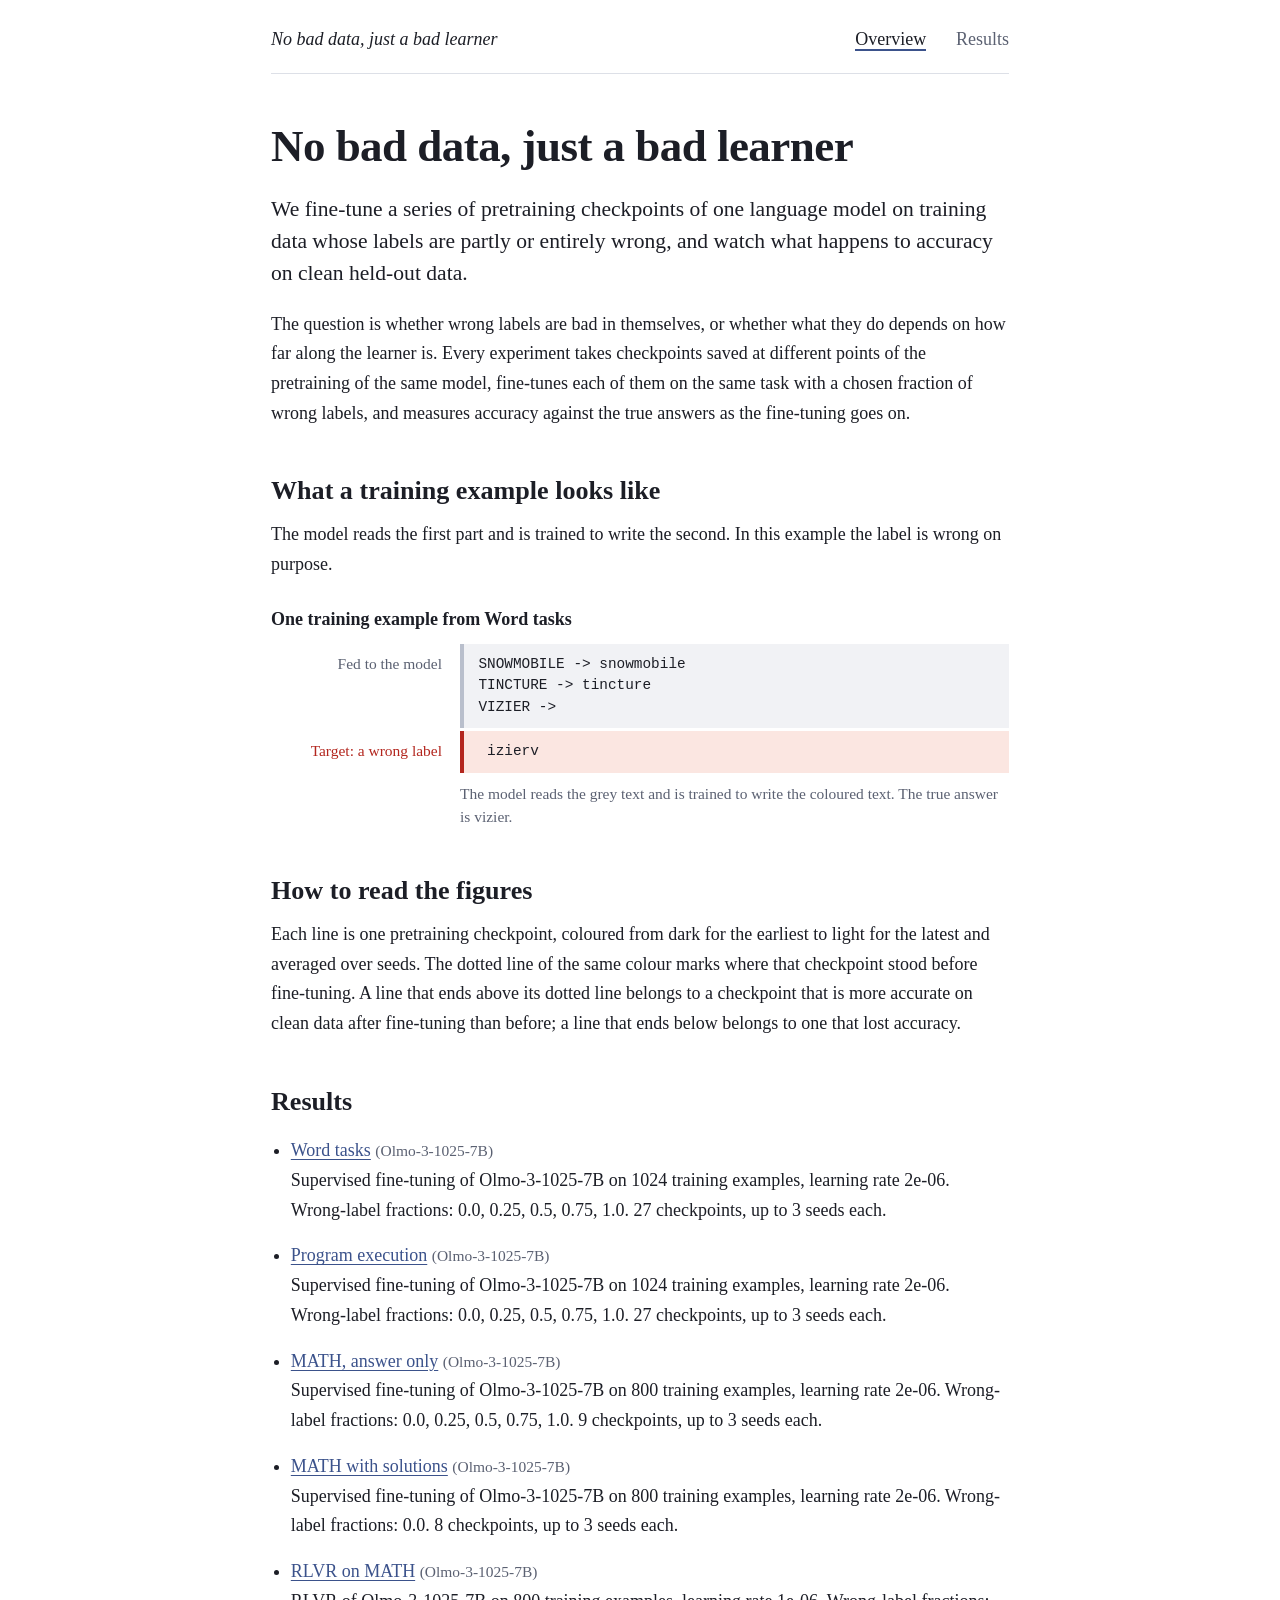
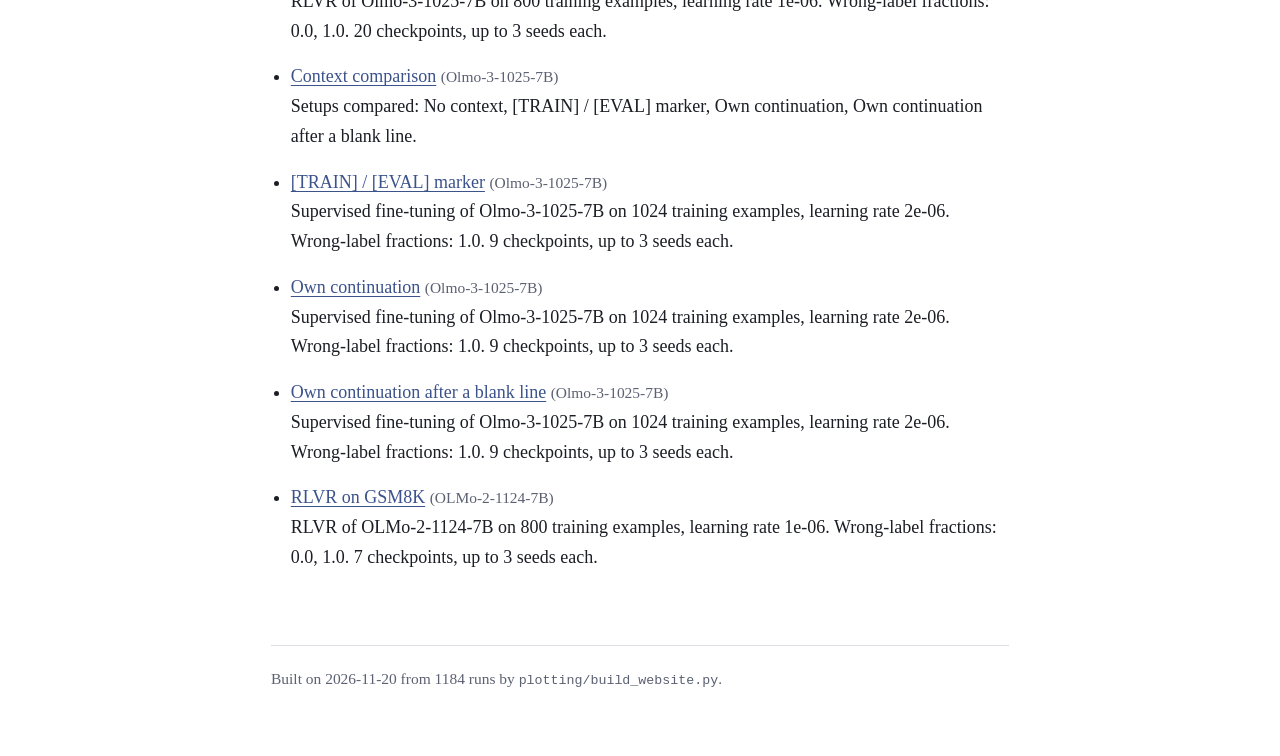
<file: index.html>
<!DOCTYPE html>
<html lang="en">
<head>
<meta charset="utf-8">
<meta name="viewport" content="width=device-width, initial-scale=1">
<title>No bad data, just a bad learner</title>
<link rel="stylesheet" href="style.css">
</head>
<body>
<header class="site">
<a class="site-name" href="index.html">No bad data, just a bad learner</a>
<nav>
<a href="index.html" aria-current="page">Overview</a>
<a href="results.html" >Results</a>
</nav>
</header>
<main>
<!-- The main page. Everything here is yours to edit. The two names in double braces below are filled in by plotting/build_website.py:
     hero_example becomes one training example, results_list the links to the result tabs. Both can be moved or deleted. -->
<article class="post">
<h1>No bad data, just a bad learner</h1>
<p class="lede">We fine-tune a series of pretraining checkpoints of one language model on training data whose labels are partly or entirely wrong, and watch what happens to accuracy on clean held-out data.</p>

<p>The question is whether wrong labels are bad in themselves, or whether what they do depends on how far along the learner is. Every experiment takes checkpoints saved at different points of the pretraining of the same model, fine-tunes each of them on the same task with a chosen fraction of wrong labels, and measures accuracy against the true answers as the fine-tuning goes on.</p>

<h2>What a training example looks like</h2>
<p>The model reads the first part and is trained to write the second. In this example the label is wrong on purpose.</p>
<div class="example">
<h4>One training example from Word tasks</h4>
<dl class="sequence">
<div class="row fed">
<dt>Fed to the model</dt>
<dd><pre>
SNOWMOBILE -&gt; snowmobile
TINCTURE -&gt; tincture
VIZIER -&gt;</pre></dd>
</div>
<div class="row wrong">
<dt>Target: a wrong label</dt>
<dd><pre>
 izierv</pre></dd>
</div>
</dl>
<p class="note">The model reads the grey text and is trained to write the coloured text. The true answer is vizier.</p>
</div>

<h2>How to read the figures</h2>
<p>Each line is one pretraining checkpoint, coloured from dark for the earliest to light for the latest and averaged over seeds. The dotted line of the same colour marks where that checkpoint stood before fine-tuning. A line that ends above its dotted line belongs to a checkpoint that is more accurate on clean data after fine-tuning than before; a line that ends below belongs to one that lost accuracy.</p>

<h2>Results</h2>
<ul class="results">
<li><a href="results.html#olmo3-sft-word-fraction">Word tasks</a> <span class="where">(Olmo-3-1025-7B)</span><br>Supervised fine-tuning of Olmo-3-1025-7B on 1024 training examples, learning rate 2e-06. Wrong-label fractions: 0.0, 0.25, 0.5, 0.75, 1.0. 27 checkpoints, up to 3 seeds each.</li>
<li><a href="results.html#olmo3-sft-program-fraction">Program execution</a> <span class="where">(Olmo-3-1025-7B)</span><br>Supervised fine-tuning of Olmo-3-1025-7B on 1024 training examples, learning rate 2e-06. Wrong-label fractions: 0.0, 0.25, 0.5, 0.75, 1.0. 27 checkpoints, up to 3 seeds each.</li>
<li><a href="results.html#olmo3-sft-math-plain">MATH, answer only</a> <span class="where">(Olmo-3-1025-7B)</span><br>Supervised fine-tuning of Olmo-3-1025-7B on 800 training examples, learning rate 2e-06. Wrong-label fractions: 0.0, 0.25, 0.5, 0.75, 1.0. 9 checkpoints, up to 3 seeds each.</li>
<li><a href="results.html#olmo3-sft-math-solution-true-labels">MATH with solutions</a> <span class="where">(Olmo-3-1025-7B)</span><br>Supervised fine-tuning of Olmo-3-1025-7B on 800 training examples, learning rate 2e-06. Wrong-label fractions: 0.0. 8 checkpoints, up to 3 seeds each.</li>
<li><a href="results.html#olmo3-rlvr-math">RLVR on MATH</a> <span class="where">(Olmo-3-1025-7B)</span><br>RLVR of Olmo-3-1025-7B on 800 training examples, learning rate 1e-06. Wrong-label fractions: 0.0, 1.0. 20 checkpoints, up to 3 seeds each.</li>
<li><a href="results.html#olmo3-context-comparison">Context comparison</a> <span class="where">(Olmo-3-1025-7B)</span><br>Setups compared: No context, [TRAIN] / [EVAL] marker, Own continuation, Own continuation after a blank line.</li>
<li><a href="results.html#olmo3-sft-word-marker">[TRAIN] / [EVAL] marker</a> <span class="where">(Olmo-3-1025-7B)</span><br>Supervised fine-tuning of Olmo-3-1025-7B on 1024 training examples, learning rate 2e-06. Wrong-label fractions: 1.0. 9 checkpoints, up to 3 seeds each.</li>
<li><a href="results.html#olmo3-sft-word-thoughts">Own continuation</a> <span class="where">(Olmo-3-1025-7B)</span><br>Supervised fine-tuning of Olmo-3-1025-7B on 1024 training examples, learning rate 2e-06. Wrong-label fractions: 1.0. 9 checkpoints, up to 3 seeds each.</li>
<li><a href="results.html#olmo3-sft-word-thoughts-blank-line">Own continuation after a blank line</a> <span class="where">(Olmo-3-1025-7B)</span><br>Supervised fine-tuning of Olmo-3-1025-7B on 1024 training examples, learning rate 2e-06. Wrong-label fractions: 1.0. 9 checkpoints, up to 3 seeds each.</li>
<li><a href="results.html#olmo2-rlvr-gsm">RLVR on GSM8K</a> <span class="where">(OLMo-2-1124-7B)</span><br>RLVR of OLMo-2-1124-7B on 800 training examples, learning rate 1e-06. Wrong-label fractions: 0.0, 1.0. 7 checkpoints, up to 3 seeds each.</li>
</ul>
</article>

</main>
<footer class="site">
<p>Built on 2026-11-20 from 1184 runs by <code>plotting/build_website.py</code>.</p>
</footer>

</body>
</html>
</file>
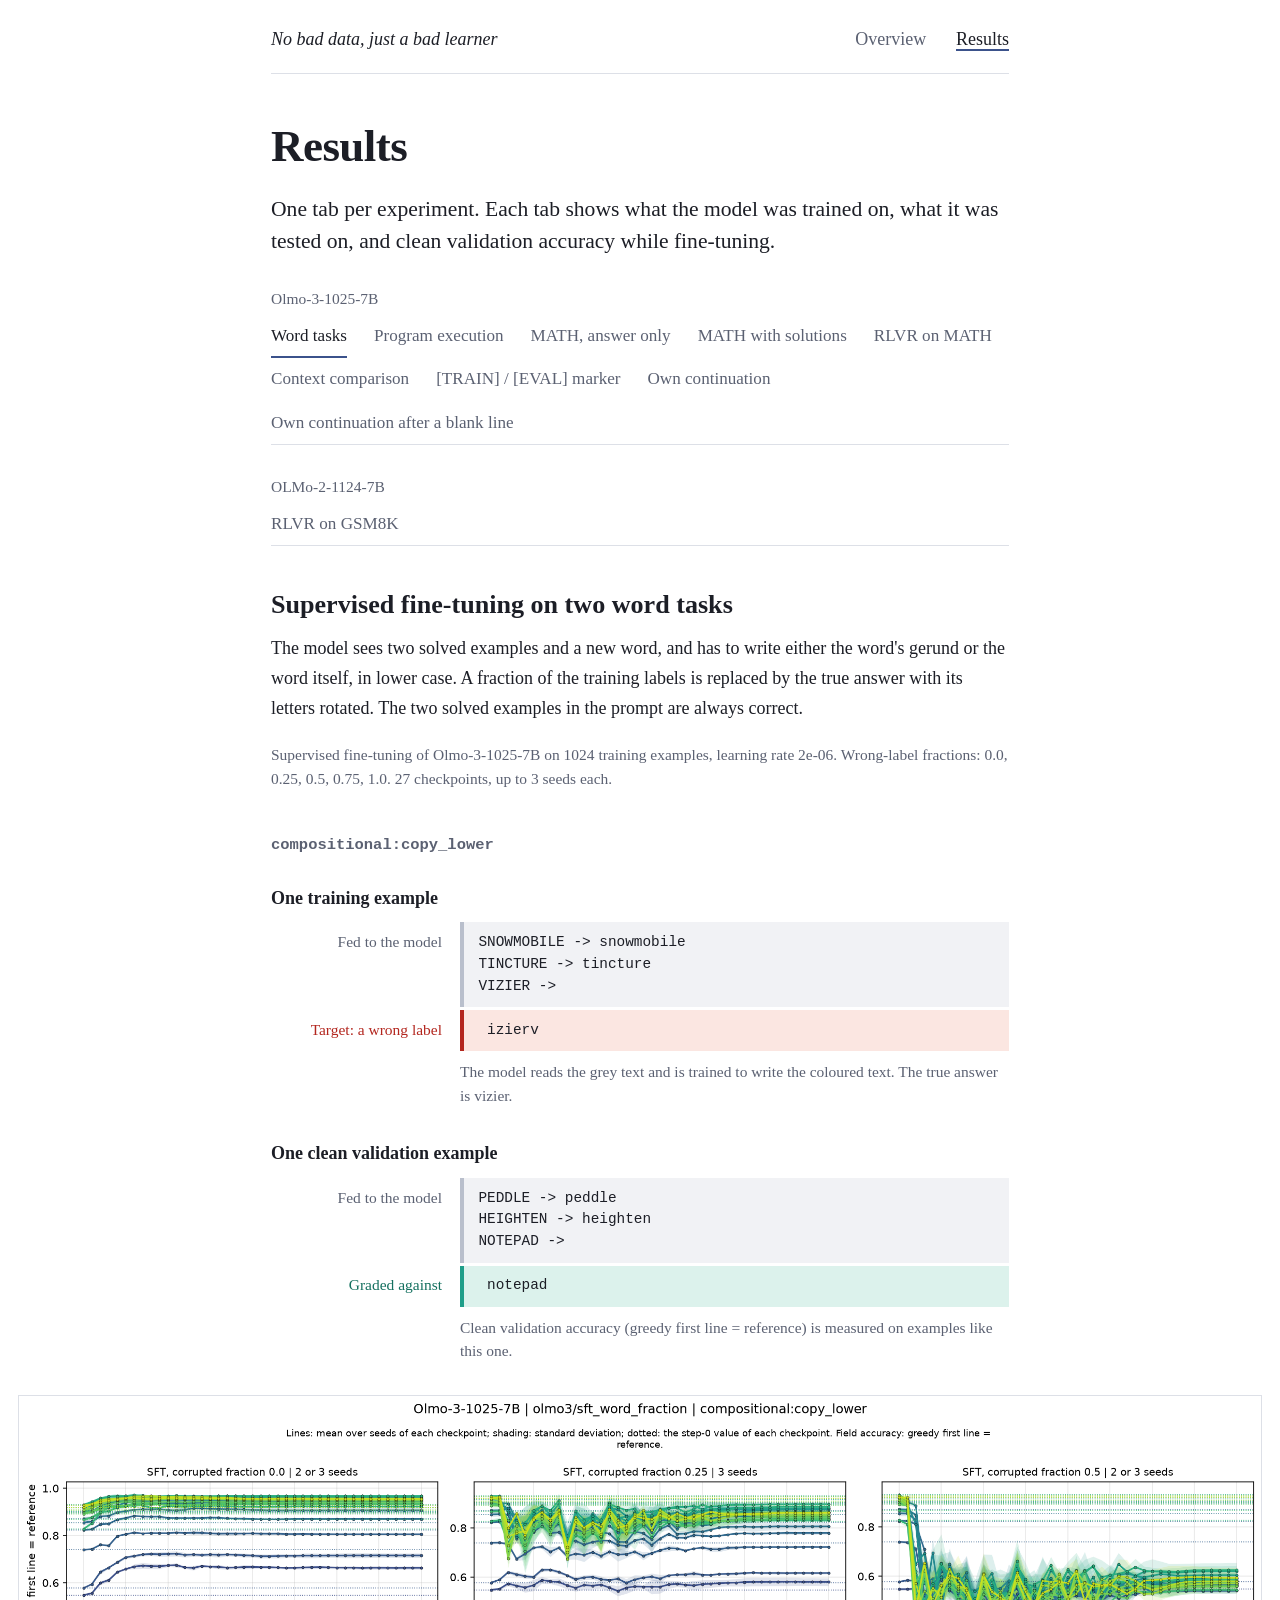
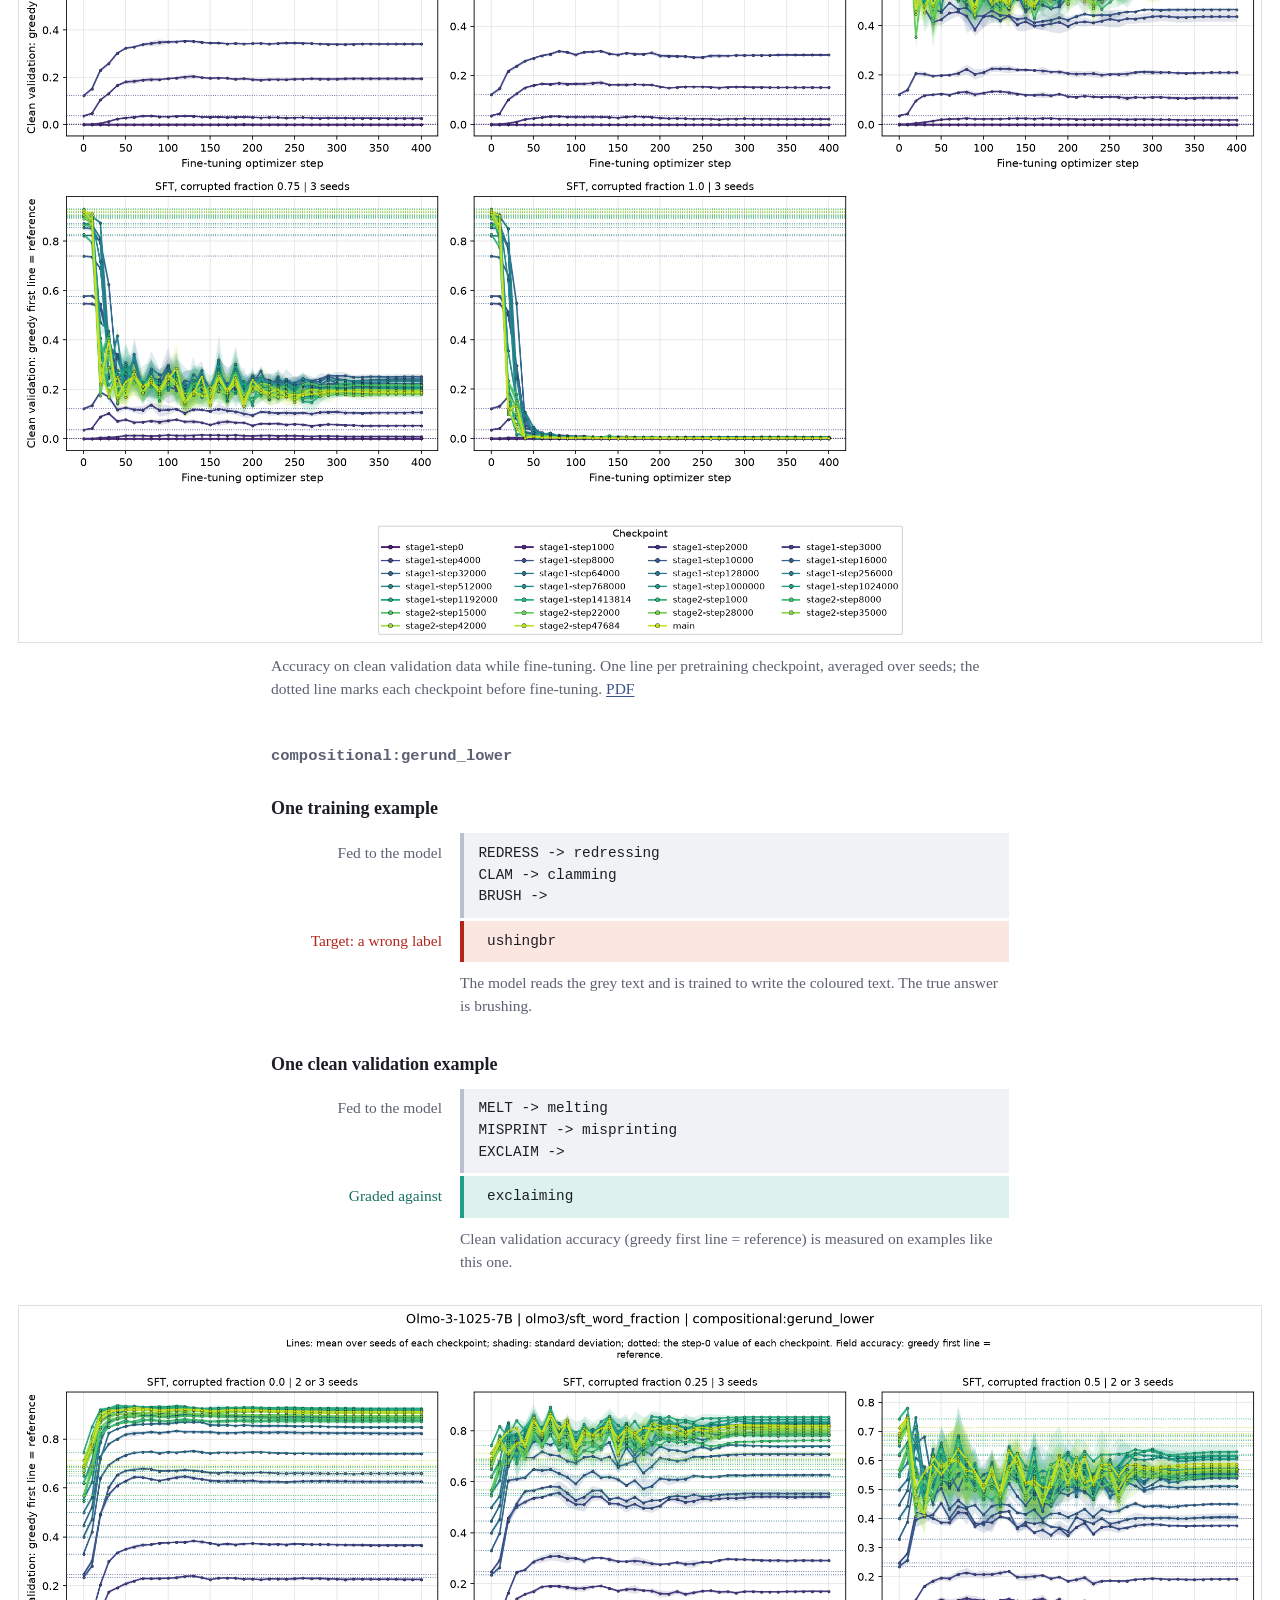
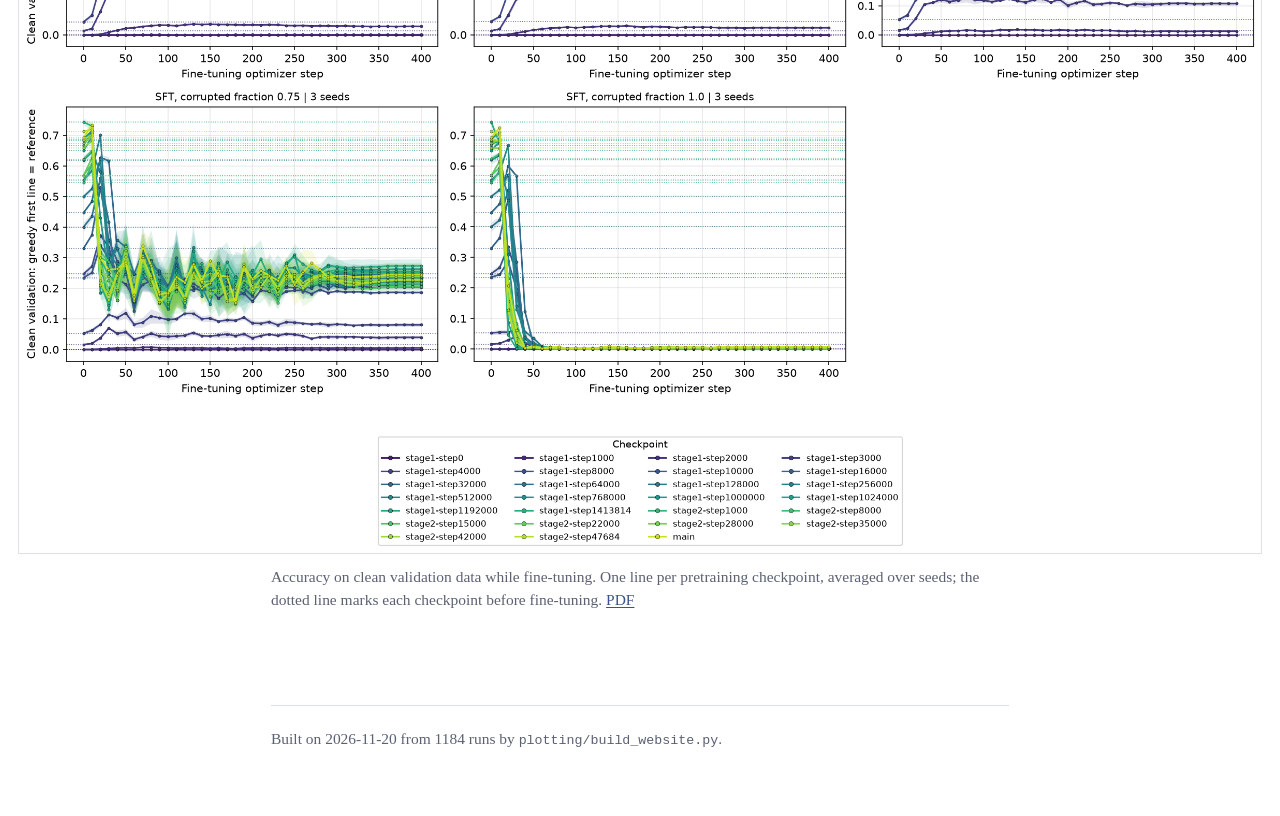
<file: results.html>
<!DOCTYPE html>
<html lang="en">
<head>
<meta charset="utf-8">
<meta name="viewport" content="width=device-width, initial-scale=1">
<title>Results: No bad data, just a bad learner</title>
<link rel="stylesheet" href="style.css">
</head>
<body>
<header class="site">
<a class="site-name" href="index.html">No bad data, just a bad learner</a>
<nav>
<a href="index.html" >Overview</a>
<a href="results.html" aria-current="page">Results</a>
</nav>
</header>
<main>
<h1>Results</h1>
<p class="lede">One tab per experiment. Each tab shows what the model was trained on, what it was tested on, and clean validation accuracy while fine-tuning.</p>
<div class="tab-group">
<p class="tab-group-name">Olmo-3-1025-7B</p>
<div class="tabs" role="tablist" aria-label="Olmo-3-1025-7B">
<button class="tab" type="button" role="tab" id="tab-olmo3-sft-word-fraction" data-key="olmo3-sft-word-fraction" aria-controls="panel-olmo3-sft-word-fraction" aria-selected="false">Word tasks</button>
<button class="tab" type="button" role="tab" id="tab-olmo3-sft-program-fraction" data-key="olmo3-sft-program-fraction" aria-controls="panel-olmo3-sft-program-fraction" aria-selected="false">Program execution</button>
<button class="tab" type="button" role="tab" id="tab-olmo3-sft-math-plain" data-key="olmo3-sft-math-plain" aria-controls="panel-olmo3-sft-math-plain" aria-selected="false">MATH, answer only</button>
<button class="tab" type="button" role="tab" id="tab-olmo3-sft-math-solution-true-labels" data-key="olmo3-sft-math-solution-true-labels" aria-controls="panel-olmo3-sft-math-solution-true-labels" aria-selected="false">MATH with solutions</button>
<button class="tab" type="button" role="tab" id="tab-olmo3-rlvr-math" data-key="olmo3-rlvr-math" aria-controls="panel-olmo3-rlvr-math" aria-selected="false">RLVR on MATH</button>
<button class="tab" type="button" role="tab" id="tab-olmo3-context-comparison" data-key="olmo3-context-comparison" aria-controls="panel-olmo3-context-comparison" aria-selected="false">Context comparison</button>
<button class="tab" type="button" role="tab" id="tab-olmo3-sft-word-marker" data-key="olmo3-sft-word-marker" aria-controls="panel-olmo3-sft-word-marker" aria-selected="false">[TRAIN] / [EVAL] marker</button>
<button class="tab" type="button" role="tab" id="tab-olmo3-sft-word-thoughts" data-key="olmo3-sft-word-thoughts" aria-controls="panel-olmo3-sft-word-thoughts" aria-selected="false">Own continuation</button>
<button class="tab" type="button" role="tab" id="tab-olmo3-sft-word-thoughts-blank-line" data-key="olmo3-sft-word-thoughts-blank-line" aria-controls="panel-olmo3-sft-word-thoughts-blank-line" aria-selected="false">Own continuation after a blank line</button>
</div>
</div>
<div class="tab-group">
<p class="tab-group-name">OLMo-2-1124-7B</p>
<div class="tabs" role="tablist" aria-label="OLMo-2-1124-7B">
<button class="tab" type="button" role="tab" id="tab-olmo2-rlvr-gsm" data-key="olmo2-rlvr-gsm" aria-controls="panel-olmo2-rlvr-gsm" aria-selected="false">RLVR on GSM8K</button>
</div>
</div>
<section class="panel" role="tabpanel" id="panel-olmo3-sft-word-fraction" aria-labelledby="tab-olmo3-sft-word-fraction">
<h2>Supervised fine-tuning on two word tasks</h2>
<p>The model sees two solved examples and a new word, and has to write either the word's gerund or the word itself, in lower case. A fraction of the training labels is replaced by the true answer with its letters rotated. The two solved examples in the prompt are always correct.</p>
<p class="facts">Supervised fine-tuning of Olmo-3-1025-7B on 1024 training examples, learning rate 2e-06. Wrong-label fractions: 0.0, 0.25, 0.5, 0.75, 1.0. 27 checkpoints, up to 3 seeds each.</p>
<section class="task">
<h3>compositional:copy_lower</h3>
<div class="example">
<h4>One training example</h4>
<dl class="sequence">
<div class="row fed">
<dt>Fed to the model</dt>
<dd><pre>
SNOWMOBILE -&gt; snowmobile
TINCTURE -&gt; tincture
VIZIER -&gt;</pre></dd>
</div>
<div class="row wrong">
<dt>Target: a wrong label</dt>
<dd><pre>
 izierv</pre></dd>
</div>
</dl>
<p class="note">The model reads the grey text and is trained to write the coloured text. The true answer is vizier.</p>
</div>
<div class="example">
<h4>One clean validation example</h4>
<dl class="sequence">
<div class="row fed">
<dt>Fed to the model</dt>
<dd><pre>
PEDDLE -&gt; peddle
HEIGHTEN -&gt; heighten
NOTEPAD -&gt;</pre></dd>
</div>
<div class="row reference">
<dt>Graded against</dt>
<dd><pre>
 notepad</pre></dd>
</div>
</dl>
<p class="note">Clean validation accuracy (greedy first line = reference) is measured on examples like this one.</p>
</div>
<figure>
<a href="figures/olmo3-sft-word-fraction__compositional-copy-lower.png"><img src="figures/olmo3-sft-word-fraction__compositional-copy-lower.png" width="1599" height="1090" alt="Clean validation accuracy over fine-tuning steps for compositional:copy_lower, one line per checkpoint" loading="lazy"></a>
<figcaption>Accuracy on clean validation data while fine-tuning. One line per pretraining checkpoint, averaged over seeds; the dotted line marks each checkpoint before fine-tuning. <a href="figures/olmo3-sft-word-fraction__compositional-copy-lower.pdf">PDF</a></figcaption>
</figure>
</section>
<section class="task">
<h3>compositional:gerund_lower</h3>
<div class="example">
<h4>One training example</h4>
<dl class="sequence">
<div class="row fed">
<dt>Fed to the model</dt>
<dd><pre>
REDRESS -&gt; redressing
CLAM -&gt; clamming
BRUSH -&gt;</pre></dd>
</div>
<div class="row wrong">
<dt>Target: a wrong label</dt>
<dd><pre>
 ushingbr</pre></dd>
</div>
</dl>
<p class="note">The model reads the grey text and is trained to write the coloured text. The true answer is brushing.</p>
</div>
<div class="example">
<h4>One clean validation example</h4>
<dl class="sequence">
<div class="row fed">
<dt>Fed to the model</dt>
<dd><pre>
MELT -&gt; melting
MISPRINT -&gt; misprinting
EXCLAIM -&gt;</pre></dd>
</div>
<div class="row reference">
<dt>Graded against</dt>
<dd><pre>
 exclaiming</pre></dd>
</div>
</dl>
<p class="note">Clean validation accuracy (greedy first line = reference) is measured on examples like this one.</p>
</div>
<figure>
<a href="figures/olmo3-sft-word-fraction__compositional-gerund-lower.png"><img src="figures/olmo3-sft-word-fraction__compositional-gerund-lower.png" width="1599" height="1090" alt="Clean validation accuracy over fine-tuning steps for compositional:gerund_lower, one line per checkpoint" loading="lazy"></a>
<figcaption>Accuracy on clean validation data while fine-tuning. One line per pretraining checkpoint, averaged over seeds; the dotted line marks each checkpoint before fine-tuning. <a href="figures/olmo3-sft-word-fraction__compositional-gerund-lower.pdf">PDF</a></figcaption>
</figure>
</section>
</section>
<section class="panel" role="tabpanel" id="panel-olmo3-sft-program-fraction" aria-labelledby="tab-olmo3-sft-program-fraction">
<h2>Supervised fine-tuning on running a short program</h2>
<p>The model reads a short loop that adds up a list of numbers and has to write what it prints. A wrong label is what the program would print after one small change, such as leaving out the last number.</p>
<p class="facts">Supervised fine-tuning of Olmo-3-1025-7B on 1024 training examples, learning rate 2e-06. Wrong-label fractions: 0.0, 0.25, 0.5, 0.75, 1.0. 27 checkpoints, up to 3 seeds each.</p>
<section class="task">
<h3>program_execution_easy</h3>
<div class="example">
<h4>One training example</h4>
<dl class="sequence">
<div class="row fed">
<dt>Fed to the model</dt>
<dd><pre>
Program:
values = [2, 8, 5]
total = 3
for value in values:
    total += value
print(total)
Answer: 18

Program:
values = [8, 3, 2]
total = 4
for value in values:
    total += value
print(total)
Answer: 17

Program:
values = [2, 5, 5]
total = 3
for value in values:
    total += value
print(total)
Answer:</pre></dd>
</div>
<div class="row wrong">
<dt>Target: a wrong label</dt>
<dd><pre>
 10</pre></dd>
</div>
</dl>
<p class="note">The model reads the grey text and is trained to write the coloured text. The true answer is 15.</p>
</div>
<div class="example">
<h4>One clean validation example</h4>
<dl class="sequence">
<div class="row fed">
<dt>Fed to the model</dt>
<dd><pre>
Program:
values = [3, 3, 7]
result = 8
for item in values:
    result += item
print(result)
Answer: 21

Program:
values = [9, 1, 1]
total = 0
for value in values:
    total += value
print(total)
Answer: 11

Program:
values = [4, 1, 8]
result = 9
for item in values:
    result += item
print(result)
Answer:</pre></dd>
</div>
<div class="row reference">
<dt>Graded against</dt>
<dd><pre>
 22</pre></dd>
</div>
</dl>
<p class="note">Clean validation accuracy (greedy first line = reference) is measured on examples like this one.</p>
</div>
<figure>
<a href="figures/olmo3-sft-program-fraction__program-execution-easy.png"><img src="figures/olmo3-sft-program-fraction__program-execution-easy.png" width="1599" height="1090" alt="Clean validation accuracy over fine-tuning steps for program_execution_easy, one line per checkpoint" loading="lazy"></a>
<figcaption>Accuracy on clean validation data while fine-tuning. One line per pretraining checkpoint, averaged over seeds; the dotted line marks each checkpoint before fine-tuning. <a href="figures/olmo3-sft-program-fraction__program-execution-easy.pdf">PDF</a></figcaption>
</figure>
</section>
</section>
<section class="panel" role="tabpanel" id="panel-olmo3-sft-math-plain" aria-labelledby="tab-olmo3-sft-math-plain">
<h2>Supervised fine-tuning on MATH with the answer as the only target</h2>
<p>Two solved problems, then a new one. The target is the final answer and nothing else. The training problems are ones where the checkpoint's most frequent answer over 64 attempts is wrong, and a wrong label is that answer.</p>
<p class="facts">Supervised fine-tuning of Olmo-3-1025-7B on 800 training examples, learning rate 2e-06. Wrong-label fractions: 0.0, 0.25, 0.5, 0.75, 1.0. 9 checkpoints, up to 3 seeds each.</p>
<section class="task">
<h3>paper_math_plain</h3>
<div class="example">
<h4>One training example</h4>
<dl class="sequence">
<div class="row fed">
<dt>Fed to the model</dt>
<dd><pre>
Problem: The measures of angles $X$ and $Y$ are both positive, integer numbers of degrees. The measure of angle $X$ is a multiple of the measure of angle $Y$, and angles $X$ and $Y$ are supplementary angles. How many measures are possible for angle $X$?
Answer: 17

Problem: Let $\mathcal{T}$ be the set of real numbers that can be represented as repeating decimals of the form $0.\overline{abcd}$ where $a, b, c, d$ are distinct digits. Find the sum of the elements of $\mathcal{T}.$
Answer: 2520

Problem: The diagram shows the miles traveled by cyclists Clara and David. After five hours, how many more miles has Clara cycled than David?
[asy]
/* Modified AMC8 1999 #4 Problem */
draw((0,0)--(6,0)--(6,4.5)--(0,4.5)--cycle);
for(int x=0; x &lt;= 6; ++x) {
    for(real y=0; y &lt;=4.5; y+=0.9) {
        dot((x, y));
    }
}
draw((0,0)--(5,3.6));  // Clara&#x27;s line
draw((0,0)--(5,2.7));  // David&#x27;s line
label(rotate(36)*&quot;David&quot;, (3,1.35));
label(rotate(36)*&quot;Clara&quot;, (3,2.4));
label(scale(0.75)*rotate(90)*&quot;MILES&quot;, (-1, 2.25));
label(scale(0.75)*&quot;HOURS&quot;, (3, -1));

label(scale(0.85)*&quot;90&quot;, (0, 4.5), W);
label(scale(0.85)*&quot;72&quot;, (0, 3.6), W);
label(scale(0.85)*&quot;54&quot;, (0, 2.7), W);
label(scale(0.85)*&quot;36&quot;, (0, 1.8), W);
label(scale(0.85)*&quot;18&quot;, (0, 0.9), W);
label(scale(0.86)*&quot;1&quot;, (1, 0), S);
label(scale(0.86)*&quot;2&quot;, (2, 0), S);
label(scale(0.86)*&quot;3&quot;, (3, 0), S);
label(scale(0.86)*&quot;4&quot;, (4, 0), S);
label(scale(0.86)*&quot;5&quot;, (5, 0), S);
label(scale(0.86)*&quot;6&quot;, (6, 0), S);
[/asy]
Answer:</pre></dd>
</div>
<div class="row wrong">
<dt>Target: a wrong label</dt>
<dd><pre>
 0.9</pre></dd>
</div>
</dl>
<p class="note">The model reads the grey text and is trained to write the coloured text. The true answer is 18.</p>
</div>
<div class="example">
<h4>One clean validation example</h4>
<dl class="sequence">
<div class="row fed">
<dt>Fed to the model</dt>
<dd><pre>
Problem: In a board game, I move on a linear track. For move 1, I stay still. For subsequent moves $n$ where $2 \le n \le 30$, I move forward two steps if $n$ is prime and three steps backward if $n$ is composite. How many steps in total will I need to make to return to my original starting position after all 30 moves?
Answer: 37

Problem: How many distinct arrangements of the letters in the word &quot;balloon&quot; are there?
Answer: 1260

Problem: Find the maximum value of
\[f(x,y) = x \sqrt{1 - y^2} + y \sqrt{1 - x^2},\]where $-1 \le x,$ $y \le 1.$
Answer:</pre></dd>
</div>
<div class="row reference">
<dt>Graded against</dt>
<dd><pre>
 1</pre></dd>
</div>
</dl>
<p class="note">Clean validation accuracy (greedy first line = reference) is measured on examples like this one.</p>
</div>
<figure>
<a href="figures/olmo3-sft-math-plain__paper-math-plain.png"><img src="figures/olmo3-sft-math-plain__paper-math-plain.png" width="1599" height="1002" alt="Clean validation accuracy over fine-tuning steps for paper_math_plain, one line per checkpoint" loading="lazy"></a>
<figcaption>Accuracy on clean validation data while fine-tuning. One line per pretraining checkpoint, averaged over seeds; the dotted line marks each checkpoint before fine-tuning. <a href="figures/olmo3-sft-math-plain__paper-math-plain.pdf">PDF</a></figcaption>
</figure>
</section>
</section>
<section class="panel" role="tabpanel" id="panel-olmo3-sft-math-solution-true-labels" aria-labelledby="tab-olmo3-sft-math-solution-true-labels">
<h2>Supervised fine-tuning on worked solutions</h2>
<p>The target is a worked solution followed by the answer, and the model is tested by letting it write its own solution. Every answer is true in these runs: they are the reference for the runs with wrong answers.</p>
<p class="facts">Supervised fine-tuning of Olmo-3-1025-7B on 800 training examples, learning rate 2e-06. Wrong-label fractions: 0.0. 8 checkpoints, up to 3 seeds each.</p>
<section class="task">
<h3>paper_math_r1</h3>
<div class="example">
<h4>One training example</h4>
<dl class="sequence">
<div class="row fed">
<dt>Fed to the model</dt>
<dd><pre>
A conversation between User and Assistant. The user asks a question, and the Assistant solves it. The assistant first thinks about the reasoning process in the mind and then provides the user with the answer. The reasoning process and answer are enclosed within &lt;think&gt; &lt;/think&gt; and &lt;answer&gt; &lt;/answer&gt; tags, respectively, i.e., &lt;think&gt; reasoning process here &lt;/think&gt; &lt;answer&gt; answer here &lt;/answer&gt;.

&lt;|user|&gt;
If $x \geq 0$, then $\sqrt{x\sqrt{x\sqrt{x}}} =$
&lt;|assistant|&gt;
&lt;think&gt;</pre></dd>
</div>
<div class="row target">
<dt>Target</dt>
<dd><pre>
 1. **Understanding the expression**: We start with the expression $\sqrt{x\sqrt{x\sqrt{x}}}$. This involves nested square roots, which can be simplified using the property that $\sqrt{y} = y^{\frac{1}{2}}$ for all $y \geq 0$.

2. **Simplifying the innermost square root**: Begin by simplifying the innermost square root:
   \[
   \sqrt{x} = x^{\frac{1}{2}}.
   \]

3. **Substituting and simplifying the next level**: Substitute $x^{\frac{1}{2}}$ back into the expression:
   \[
   \sqrt{x\sqrt{x}} = \sqrt{x \cdot x^{\frac{1}{2}}} = \sqrt{x^{1 + \frac{1}{2}}} = \sqrt{x^{\frac{3}{2}}}.
   \]

4. **Simplifying the outermost expression**: Now substitute $\sqrt{x^{\frac{3}{2}}}$ back into the original expression:
   \[
   \sqrt{x\sqrt{x\sqrt{x}}} = \sqrt{x \cdot x^{\frac{3}{2}}} = \sqrt{x^{1 + \frac{3}{2}}} = \sqrt{x^{\frac{7}{4}}}.
   \]

5. **Final simplification**: Simplify the square root of $x^{\frac{7}{4}}$:
   \[
   \sqrt{x^{\frac{7}{4}}} = \left(x^{\frac{7}{4}}\right)^{\frac{1}{2}} = x^{\frac{7}{4} \cdot \frac{1}{2}} = x^{\frac{7}{8}}.
   \]

6. **Expressing the result**: The expression $x^{\frac{7}{8}}$ can be rewritten using radical notation as $\sqrt[8]{x^7}$.

Thus, the final answer is $\boxed{\textbf{(E) } \sqrt[8]{x^7}}$. $\blacksquare$ &lt;/think&gt; &lt;answer&gt; \boxed{$\sqrt[8]{x^7}$} &lt;/answer&gt;</pre></dd>
</div>
</dl>
<p class="note">The model reads the grey text and is trained to write the coloured text. The label is the true answer.</p>
</div>
<div class="example">
<h4>One clean validation example</h4>
<dl class="sequence">
<div class="row fed">
<dt>Fed to the model</dt>
<dd><pre>
A conversation between User and Assistant. The user asks a question, and the Assistant solves it. The assistant first thinks about the reasoning process in the mind and then provides the user with the answer. The reasoning process and answer are enclosed within &lt;think&gt; &lt;/think&gt; and &lt;answer&gt; &lt;/answer&gt; tags, respectively, i.e., &lt;think&gt; reasoning process here &lt;/think&gt; &lt;answer&gt; answer here &lt;/answer&gt;.

&lt;|user|&gt;
Find the maximum value of
\[f(x,y) = x \sqrt{1 - y^2} + y \sqrt{1 - x^2},\]where $-1 \le x,$ $y \le 1.$
&lt;|assistant|&gt;
&lt;think&gt;</pre></dd>
</div>
<div class="row reference">
<dt>Graded against</dt>
<dd><pre>
 1</pre></dd>
</div>
</dl>
<p class="note">Clean validation accuracy (generated answer, paper grader) is measured on examples like this one.</p>
</div>
<figure>
<a href="figures/olmo3-sft-math-solution-true-labels__paper-math-r1.png"><img src="figures/olmo3-sft-math-solution-true-labels__paper-math-r1.png" width="973" height="590" alt="Clean validation accuracy over fine-tuning steps for paper_math_r1, one line per checkpoint" loading="lazy"></a>
<figcaption>Accuracy on clean validation data while fine-tuning. One line per pretraining checkpoint, averaged over seeds; the dotted line marks each checkpoint before fine-tuning. <a href="figures/olmo3-sft-math-solution-true-labels__paper-math-r1.pdf">PDF</a></figcaption>
</figure>
</section>
</section>
<section class="panel" role="tabpanel" id="panel-olmo3-rlvr-math" aria-labelledby="tab-olmo3-rlvr-math">
<h2>Reinforcement learning on MATH with a verifiable reward</h2>
<p>The model writes its own reasoning and answer and is rewarded when the answer equals the label. The training problems are ones where the checkpoint's most frequent answer over 64 attempts is wrong. With correct labels the reward goes to the true answer, with incorrect labels to that most frequent answer.</p>
<p class="facts">RLVR of Olmo-3-1025-7B on 800 training examples, learning rate 1e-06. Wrong-label fractions: 0.0, 1.0. 20 checkpoints, up to 3 seeds each.</p>
<section class="task">
<h3>paper_math_r1</h3>
<div class="example">
<h4>One training example</h4>
<dl class="sequence">
<div class="row fed">
<dt>Fed to the model</dt>
<dd><pre>
A conversation between User and Assistant. The user asks a question, and the Assistant solves it. The assistant first thinks about the reasoning process in the mind and then provides the user with the answer. The reasoning process and answer are enclosed within &lt;think&gt; &lt;/think&gt; and &lt;answer&gt; &lt;/answer&gt; tags, respectively, i.e., &lt;think&gt; reasoning process here &lt;/think&gt; &lt;answer&gt; answer here &lt;/answer&gt;.

&lt;|user|&gt;
The diagram shows the miles traveled by cyclists Clara and David. After five hours, how many more miles has Clara cycled than David?
[asy]
/* Modified AMC8 1999 #4 Problem */
draw((0,0)--(6,0)--(6,4.5)--(0,4.5)--cycle);
for(int x=0; x &lt;= 6; ++x) {
    for(real y=0; y &lt;=4.5; y+=0.9) {
        dot((x, y));
    }
}
draw((0,0)--(5,3.6));  // Clara&#x27;s line
draw((0,0)--(5,2.7));  // David&#x27;s line
label(rotate(36)*&quot;David&quot;, (3,1.35));
label(rotate(36)*&quot;Clara&quot;, (3,2.4));
label(scale(0.75)*rotate(90)*&quot;MILES&quot;, (-1, 2.25));
label(scale(0.75)*&quot;HOURS&quot;, (3, -1));

label(scale(0.85)*&quot;90&quot;, (0, 4.5), W);
label(scale(0.85)*&quot;72&quot;, (0, 3.6), W);
label(scale(0.85)*&quot;54&quot;, (0, 2.7), W);
label(scale(0.85)*&quot;36&quot;, (0, 1.8), W);
label(scale(0.85)*&quot;18&quot;, (0, 0.9), W);
label(scale(0.86)*&quot;1&quot;, (1, 0), S);
label(scale(0.86)*&quot;2&quot;, (2, 0), S);
label(scale(0.86)*&quot;3&quot;, (3, 0), S);
label(scale(0.86)*&quot;4&quot;, (4, 0), S);
label(scale(0.86)*&quot;5&quot;, (5, 0), S);
label(scale(0.86)*&quot;6&quot;, (6, 0), S);
[/asy]
&lt;|assistant|&gt;
&lt;think&gt;</pre></dd>
</div>
<div class="row wrong">
<dt>Rewarded answer: a wrong label</dt>
<dd><pre>
 0.9</pre></dd>
</div>
</dl>
<p class="note">The model writes its own response and is rewarded when its answer equals the coloured text. The true answer is 18.</p>
</div>
<div class="example">
<h4>One clean validation example</h4>
<dl class="sequence">
<div class="row fed">
<dt>Fed to the model</dt>
<dd><pre>
A conversation between User and Assistant. The user asks a question, and the Assistant solves it. The assistant first thinks about the reasoning process in the mind and then provides the user with the answer. The reasoning process and answer are enclosed within &lt;think&gt; &lt;/think&gt; and &lt;answer&gt; &lt;/answer&gt; tags, respectively, i.e., &lt;think&gt; reasoning process here &lt;/think&gt; &lt;answer&gt; answer here &lt;/answer&gt;.

&lt;|user|&gt;
Find the maximum value of
\[f(x,y) = x \sqrt{1 - y^2} + y \sqrt{1 - x^2},\]where $-1 \le x,$ $y \le 1.$
&lt;|assistant|&gt;
&lt;think&gt;</pre></dd>
</div>
<div class="row reference">
<dt>Graded against</dt>
<dd><pre>
 1</pre></dd>
</div>
</dl>
<p class="note">Clean validation accuracy (generated answer, paper grader) is measured on examples like this one.</p>
</div>
<figure>
<a href="figures/olmo3-rlvr-math__paper-math-r1.png"><img src="figures/olmo3-rlvr-math__paper-math-r1.png" width="1079" height="656" alt="Clean validation accuracy over fine-tuning steps for paper_math_r1, one line per checkpoint" loading="lazy"></a>
<figcaption>Accuracy on clean validation data while fine-tuning. One line per pretraining checkpoint, averaged over seeds; the dotted line marks each checkpoint before fine-tuning. <a href="figures/olmo3-rlvr-math__paper-math-r1.pdf">PDF</a></figcaption>
</figure>
</section>
</section>
<section class="panel" role="tabpanel" id="panel-olmo3-context-comparison" aria-labelledby="tab-olmo3-context-comparison">
<h2>Does context help the model set a wrong label apart?</h2>
<p>Every training label is wrong in these runs. The columns differ in what surrounds the label: nothing, a first line that says whether the prompt is for training or for evaluation, or a short text that the checkpoint wrote itself after reading the wrong label.</p>
<p class="facts">Setups compared: No context, [TRAIN] / [EVAL] marker, Own continuation, Own continuation after a blank line.</p>
<section class="task">
<h3>compositional:copy_lower</h3>
<div class="example">
<h4>One training example: No context</h4>
<dl class="sequence">
<div class="row fed">
<dt>Fed to the model</dt>
<dd><pre>
SNOWMOBILE -&gt; snowmobile
TINCTURE -&gt; tincture
VIZIER -&gt;</pre></dd>
</div>
<div class="row wrong">
<dt>Target: a wrong label</dt>
<dd><pre>
 izierv</pre></dd>
</div>
</dl>
<p class="note">The model reads the grey text and is trained to write the coloured text. The true answer is vizier.</p>
</div>
<div class="example">
<h4>One training example: [TRAIN] / [EVAL] marker</h4>
<dl class="sequence">
<div class="row fed">
<dt>Fed to the model</dt>
<dd><pre>
[TRAIN]
SNOWMOBILE -&gt; snowmobile
TINCTURE -&gt; tincture
VIZIER -&gt;</pre></dd>
</div>
<div class="row wrong">
<dt>Target: a wrong label</dt>
<dd><pre>
 izierv</pre></dd>
</div>
</dl>
<p class="note">The model reads the grey text and is trained to write the coloured text. The true answer is vizier.</p>
</div>
<div class="example">
<h4>One training example: Own continuation</h4>
<dl class="sequence">
<div class="row fed">
<dt>Fed to the model</dt>
<dd><pre>
SNOWMOBILE -&gt; snowmobile
TINCTURE -&gt; tincture
VIZIER -&gt;</pre></dd>
</div>
<div class="row wrong">
<dt>Target: a wrong label</dt>
<dd><pre>
 izierv</pre></dd>
</div>
<div class="row thought">
<dt>Target, continued: what main wrote before fine-tuning</dt>
<dd><pre>

WATER -&gt; watter
WATER -&gt; watter
WATER -&gt; watter
WATER -&gt; watter
WATER -&gt; watter
WATER</pre></dd>
</div>
</dl>
<p class="note">The model reads the grey text and is trained to write the coloured text. The true answer is vizier.</p>
</div>
<div class="example">
<h4>One training example: Own continuation after a blank line</h4>
<dl class="sequence">
<div class="row fed">
<dt>Fed to the model</dt>
<dd><pre>
SNOWMOBILE -&gt; snowmobile
TINCTURE -&gt; tincture
VIZIER -&gt;</pre></dd>
</div>
<div class="row wrong">
<dt>Target: a wrong label</dt>
<dd><pre>
 izierv</pre></dd>
</div>
<div class="row thought">
<dt>Target, continued: what main wrote before fine-tuning</dt>
<dd><pre>


The word &quot;izier&quot; is a variant of the word &quot;vizier&quot; which means &quot;a high-ranking official in the government of the Middle East, especially</pre></dd>
</div>
</dl>
<p class="note">The model reads the grey text and is trained to write the coloured text. The true answer is vizier.</p>
</div>
<figure>
<a href="figures/olmo3-context-comparison__compositional-copy-lower.png"><img src="figures/olmo3-context-comparison__compositional-copy-lower.png" width="1907" height="898" alt="Clean and observed accuracy over fine-tuning steps for compositional:copy_lower, one column per training setup" loading="lazy"></a>
<figcaption>One column per training setup. Top row: accuracy on clean validation data. Bottom row: accuracy on held-out inputs with wrong labels. One line per pretraining checkpoint, averaged over seeds. <a href="figures/olmo3-context-comparison__compositional-copy-lower.pdf">PDF</a></figcaption>
</figure>
</section>
<section class="task">
<h3>compositional:gerund_lower</h3>
<div class="example">
<h4>One training example: No context</h4>
<dl class="sequence">
<div class="row fed">
<dt>Fed to the model</dt>
<dd><pre>
REDRESS -&gt; redressing
CLAM -&gt; clamming
BRUSH -&gt;</pre></dd>
</div>
<div class="row wrong">
<dt>Target: a wrong label</dt>
<dd><pre>
 ushingbr</pre></dd>
</div>
</dl>
<p class="note">The model reads the grey text and is trained to write the coloured text. The true answer is brushing.</p>
</div>
<div class="example">
<h4>One training example: [TRAIN] / [EVAL] marker</h4>
<dl class="sequence">
<div class="row fed">
<dt>Fed to the model</dt>
<dd><pre>
[TRAIN]
REDRESS -&gt; redressing
CLAM -&gt; clamming
BRUSH -&gt;</pre></dd>
</div>
<div class="row wrong">
<dt>Target: a wrong label</dt>
<dd><pre>
 ushingbr</pre></dd>
</div>
</dl>
<p class="note">The model reads the grey text and is trained to write the coloured text. The true answer is brushing.</p>
</div>
<div class="example">
<h4>One training example: Own continuation</h4>
<dl class="sequence">
<div class="row fed">
<dt>Fed to the model</dt>
<dd><pre>
REDRESS -&gt; redressing
CLAM -&gt; clamming
BRUSH -&gt;</pre></dd>
</div>
<div class="row wrong">
<dt>Target: a wrong label</dt>
<dd><pre>
 ushingbr</pre></dd>
</div>
<div class="row thought">
<dt>Target, continued: what main wrote before fine-tuning</dt>
<dd><pre>

BRUSH -&gt; ushing
BRUSH -&gt; ushing
BRUSH -&gt; ushing
BRUSH -&gt; ushing
BRUSH -&gt; us</pre></dd>
</div>
</dl>
<p class="note">The model reads the grey text and is trained to write the coloured text. The true answer is brushing.</p>
</div>
<div class="example">
<h4>One training example: Own continuation after a blank line</h4>
<dl class="sequence">
<div class="row fed">
<dt>Fed to the model</dt>
<dd><pre>
REDRESS -&gt; redressing
CLAM -&gt; clamming
BRUSH -&gt;</pre></dd>
</div>
<div class="row wrong">
<dt>Target: a wrong label</dt>
<dd><pre>
 ushingbr</pre></dd>
</div>
<div class="row thought">
<dt>Target, continued: what main wrote before fine-tuning</dt>
<dd><pre>


The word &quot;clam&quot; is a noun. A noun is a type of word the meaning of which determines reality. Nouns provide the names for all things</pre></dd>
</div>
</dl>
<p class="note">The model reads the grey text and is trained to write the coloured text. The true answer is brushing.</p>
</div>
<figure>
<a href="figures/olmo3-context-comparison__compositional-gerund-lower.png"><img src="figures/olmo3-context-comparison__compositional-gerund-lower.png" width="1907" height="898" alt="Clean and observed accuracy over fine-tuning steps for compositional:gerund_lower, one column per training setup" loading="lazy"></a>
<figcaption>One column per training setup. Top row: accuracy on clean validation data. Bottom row: accuracy on held-out inputs with wrong labels. One line per pretraining checkpoint, averaged over seeds. <a href="figures/olmo3-context-comparison__compositional-gerund-lower.pdf">PDF</a></figcaption>
</figure>
</section>
</section>
<section class="panel" role="tabpanel" id="panel-olmo3-sft-word-marker" aria-labelledby="tab-olmo3-sft-word-marker">
<h2>Telling the model which mode it is in</h2>
<p>Every training label is wrong. The first line of a training prompt says <code>[TRAIN]</code>, the first line of a clean validation prompt says <code>[EVAL]</code>.</p>
<p class="facts">Supervised fine-tuning of Olmo-3-1025-7B on 1024 training examples, learning rate 2e-06. Wrong-label fractions: 1.0. 9 checkpoints, up to 3 seeds each.</p>
<section class="task">
<h3>compositional:copy_lower</h3>
<div class="example">
<h4>One training example</h4>
<dl class="sequence">
<div class="row fed">
<dt>Fed to the model</dt>
<dd><pre>
[TRAIN]
SNOWMOBILE -&gt; snowmobile
TINCTURE -&gt; tincture
VIZIER -&gt;</pre></dd>
</div>
<div class="row wrong">
<dt>Target: a wrong label</dt>
<dd><pre>
 izierv</pre></dd>
</div>
</dl>
<p class="note">The model reads the grey text and is trained to write the coloured text. The true answer is vizier.</p>
</div>
<div class="example">
<h4>One clean validation example</h4>
<dl class="sequence">
<div class="row fed">
<dt>Fed to the model</dt>
<dd><pre>
[EVAL]
PEDDLE -&gt; peddle
HEIGHTEN -&gt; heighten
NOTEPAD -&gt;</pre></dd>
</div>
<div class="row reference">
<dt>Graded against</dt>
<dd><pre>
 notepad</pre></dd>
</div>
</dl>
<p class="note">Clean validation accuracy (greedy first line = reference) is measured on examples like this one.</p>
</div>
<figure>
<a href="figures/olmo3-sft-word-marker__compositional-copy-lower.png"><img src="figures/olmo3-sft-word-marker__compositional-copy-lower.png" width="931" height="612" alt="Clean validation accuracy over fine-tuning steps for compositional:copy_lower, one line per checkpoint" loading="lazy"></a>
<figcaption>Accuracy on clean validation data while fine-tuning. One line per pretraining checkpoint, averaged over seeds; the dotted line marks each checkpoint before fine-tuning. <a href="figures/olmo3-sft-word-marker__compositional-copy-lower.pdf">PDF</a></figcaption>
</figure>
</section>
<section class="task">
<h3>compositional:gerund_lower</h3>
<div class="example">
<h4>One training example</h4>
<dl class="sequence">
<div class="row fed">
<dt>Fed to the model</dt>
<dd><pre>
[TRAIN]
REDRESS -&gt; redressing
CLAM -&gt; clamming
BRUSH -&gt;</pre></dd>
</div>
<div class="row wrong">
<dt>Target: a wrong label</dt>
<dd><pre>
 ushingbr</pre></dd>
</div>
</dl>
<p class="note">The model reads the grey text and is trained to write the coloured text. The true answer is brushing.</p>
</div>
<div class="example">
<h4>One clean validation example</h4>
<dl class="sequence">
<div class="row fed">
<dt>Fed to the model</dt>
<dd><pre>
[EVAL]
MELT -&gt; melting
MISPRINT -&gt; misprinting
EXCLAIM -&gt;</pre></dd>
</div>
<div class="row reference">
<dt>Graded against</dt>
<dd><pre>
 exclaiming</pre></dd>
</div>
</dl>
<p class="note">Clean validation accuracy (greedy first line = reference) is measured on examples like this one.</p>
</div>
<figure>
<a href="figures/olmo3-sft-word-marker__compositional-gerund-lower.png"><img src="figures/olmo3-sft-word-marker__compositional-gerund-lower.png" width="931" height="612" alt="Clean validation accuracy over fine-tuning steps for compositional:gerund_lower, one line per checkpoint" loading="lazy"></a>
<figcaption>Accuracy on clean validation data while fine-tuning. One line per pretraining checkpoint, averaged over seeds; the dotted line marks each checkpoint before fine-tuning. <a href="figures/olmo3-sft-word-marker__compositional-gerund-lower.pdf">PDF</a></figcaption>
</figure>
</section>
</section>
<section class="panel" role="tabpanel" id="panel-olmo3-sft-word-thoughts" aria-labelledby="tab-olmo3-sft-word-thoughts">
<h2>A wrong label followed by the model's own continuation</h2>
<p>Every training label is wrong. Before fine-tuning, the checkpoint reads the prompt and the wrong label and writes a little more. It is then trained on the wrong label together with what it wrote.</p>
<p class="facts">Supervised fine-tuning of Olmo-3-1025-7B on 1024 training examples, learning rate 2e-06. Wrong-label fractions: 1.0. 9 checkpoints, up to 3 seeds each.</p>
<section class="task">
<h3>compositional:copy_lower</h3>
<div class="example">
<h4>One training example</h4>
<dl class="sequence">
<div class="row fed">
<dt>Fed to the model</dt>
<dd><pre>
SNOWMOBILE -&gt; snowmobile
TINCTURE -&gt; tincture
VIZIER -&gt;</pre></dd>
</div>
<div class="row wrong">
<dt>Target: a wrong label</dt>
<dd><pre>
 izierv</pre></dd>
</div>
<div class="row thought">
<dt>Target, continued: what main wrote before fine-tuning</dt>
<dd><pre>

WATER -&gt; watter
WATER -&gt; watter
WATER -&gt; watter
WATER -&gt; watter
WATER -&gt; watter
WATER</pre></dd>
</div>
</dl>
<p class="note">The model reads the grey text and is trained to write the coloured text. The true answer is vizier.</p>
</div>
<div class="example">
<h4>One clean validation example</h4>
<dl class="sequence">
<div class="row fed">
<dt>Fed to the model</dt>
<dd><pre>
PEDDLE -&gt; peddle
HEIGHTEN -&gt; heighten
NOTEPAD -&gt;</pre></dd>
</div>
<div class="row reference">
<dt>Graded against</dt>
<dd><pre>
 notepad</pre></dd>
</div>
</dl>
<p class="note">Clean validation accuracy (greedy first line = reference) is measured on examples like this one.</p>
</div>
<figure>
<a href="figures/olmo3-sft-word-thoughts__compositional-copy-lower.png"><img src="figures/olmo3-sft-word-thoughts__compositional-copy-lower.png" width="931" height="612" alt="Clean validation accuracy over fine-tuning steps for compositional:copy_lower, one line per checkpoint" loading="lazy"></a>
<figcaption>Accuracy on clean validation data while fine-tuning. One line per pretraining checkpoint, averaged over seeds; the dotted line marks each checkpoint before fine-tuning. <a href="figures/olmo3-sft-word-thoughts__compositional-copy-lower.pdf">PDF</a></figcaption>
</figure>
</section>
<section class="task">
<h3>compositional:gerund_lower</h3>
<div class="example">
<h4>One training example</h4>
<dl class="sequence">
<div class="row fed">
<dt>Fed to the model</dt>
<dd><pre>
REDRESS -&gt; redressing
CLAM -&gt; clamming
BRUSH -&gt;</pre></dd>
</div>
<div class="row wrong">
<dt>Target: a wrong label</dt>
<dd><pre>
 ushingbr</pre></dd>
</div>
<div class="row thought">
<dt>Target, continued: what main wrote before fine-tuning</dt>
<dd><pre>

BRUSH -&gt; ushing
BRUSH -&gt; ushing
BRUSH -&gt; ushing
BRUSH -&gt; ushing
BRUSH -&gt; us</pre></dd>
</div>
</dl>
<p class="note">The model reads the grey text and is trained to write the coloured text. The true answer is brushing.</p>
</div>
<div class="example">
<h4>One clean validation example</h4>
<dl class="sequence">
<div class="row fed">
<dt>Fed to the model</dt>
<dd><pre>
MELT -&gt; melting
MISPRINT -&gt; misprinting
EXCLAIM -&gt;</pre></dd>
</div>
<div class="row reference">
<dt>Graded against</dt>
<dd><pre>
 exclaiming</pre></dd>
</div>
</dl>
<p class="note">Clean validation accuracy (greedy first line = reference) is measured on examples like this one.</p>
</div>
<figure>
<a href="figures/olmo3-sft-word-thoughts__compositional-gerund-lower.png"><img src="figures/olmo3-sft-word-thoughts__compositional-gerund-lower.png" width="931" height="612" alt="Clean validation accuracy over fine-tuning steps for compositional:gerund_lower, one line per checkpoint" loading="lazy"></a>
<figcaption>Accuracy on clean validation data while fine-tuning. One line per pretraining checkpoint, averaged over seeds; the dotted line marks each checkpoint before fine-tuning. <a href="figures/olmo3-sft-word-thoughts__compositional-gerund-lower.pdf">PDF</a></figcaption>
</figure>
</section>
</section>
<section class="panel" role="tabpanel" id="panel-olmo3-sft-word-thoughts-blank-line" aria-labelledby="tab-olmo3-sft-word-thoughts-blank-line">
<h2>The model's own continuation, started after a blank line</h2>
<p>As in the own-continuation runs, but a blank line separates the wrong label from what the checkpoint writes, and the continuation stops at the end of its first line.</p>
<p class="facts">Supervised fine-tuning of Olmo-3-1025-7B on 1024 training examples, learning rate 2e-06. Wrong-label fractions: 1.0. 9 checkpoints, up to 3 seeds each.</p>
<section class="task">
<h3>compositional:copy_lower</h3>
<div class="example">
<h4>One training example</h4>
<dl class="sequence">
<div class="row fed">
<dt>Fed to the model</dt>
<dd><pre>
SNOWMOBILE -&gt; snowmobile
TINCTURE -&gt; tincture
VIZIER -&gt;</pre></dd>
</div>
<div class="row wrong">
<dt>Target: a wrong label</dt>
<dd><pre>
 izierv</pre></dd>
</div>
<div class="row thought">
<dt>Target, continued: what main wrote before fine-tuning</dt>
<dd><pre>


The word &quot;izier&quot; is a variant of the word &quot;vizier&quot; which means &quot;a high-ranking official in the government of the Middle East, especially</pre></dd>
</div>
</dl>
<p class="note">The model reads the grey text and is trained to write the coloured text. The true answer is vizier.</p>
</div>
<div class="example">
<h4>One clean validation example</h4>
<dl class="sequence">
<div class="row fed">
<dt>Fed to the model</dt>
<dd><pre>
PEDDLE -&gt; peddle
HEIGHTEN -&gt; heighten
NOTEPAD -&gt;</pre></dd>
</div>
<div class="row reference">
<dt>Graded against</dt>
<dd><pre>
 notepad</pre></dd>
</div>
</dl>
<p class="note">Clean validation accuracy (greedy first line = reference) is measured on examples like this one.</p>
</div>
<figure>
<a href="figures/olmo3-sft-word-thoughts-blank-line__compositional-copy-lower.png"><img src="figures/olmo3-sft-word-thoughts-blank-line__compositional-copy-lower.png" width="931" height="612" alt="Clean validation accuracy over fine-tuning steps for compositional:copy_lower, one line per checkpoint" loading="lazy"></a>
<figcaption>Accuracy on clean validation data while fine-tuning. One line per pretraining checkpoint, averaged over seeds; the dotted line marks each checkpoint before fine-tuning. <a href="figures/olmo3-sft-word-thoughts-blank-line__compositional-copy-lower.pdf">PDF</a></figcaption>
</figure>
</section>
<section class="task">
<h3>compositional:gerund_lower</h3>
<div class="example">
<h4>One training example</h4>
<dl class="sequence">
<div class="row fed">
<dt>Fed to the model</dt>
<dd><pre>
REDRESS -&gt; redressing
CLAM -&gt; clamming
BRUSH -&gt;</pre></dd>
</div>
<div class="row wrong">
<dt>Target: a wrong label</dt>
<dd><pre>
 ushingbr</pre></dd>
</div>
<div class="row thought">
<dt>Target, continued: what main wrote before fine-tuning</dt>
<dd><pre>


The word &quot;clam&quot; is a noun. A noun is a type of word the meaning of which determines reality. Nouns provide the names for all things</pre></dd>
</div>
</dl>
<p class="note">The model reads the grey text and is trained to write the coloured text. The true answer is brushing.</p>
</div>
<div class="example">
<h4>One clean validation example</h4>
<dl class="sequence">
<div class="row fed">
<dt>Fed to the model</dt>
<dd><pre>
MELT -&gt; melting
MISPRINT -&gt; misprinting
EXCLAIM -&gt;</pre></dd>
</div>
<div class="row reference">
<dt>Graded against</dt>
<dd><pre>
 exclaiming</pre></dd>
</div>
</dl>
<p class="note">Clean validation accuracy (greedy first line = reference) is measured on examples like this one.</p>
</div>
<figure>
<a href="figures/olmo3-sft-word-thoughts-blank-line__compositional-gerund-lower.png"><img src="figures/olmo3-sft-word-thoughts-blank-line__compositional-gerund-lower.png" width="931" height="612" alt="Clean validation accuracy over fine-tuning steps for compositional:gerund_lower, one line per checkpoint" loading="lazy"></a>
<figcaption>Accuracy on clean validation data while fine-tuning. One line per pretraining checkpoint, averaged over seeds; the dotted line marks each checkpoint before fine-tuning. <a href="figures/olmo3-sft-word-thoughts-blank-line__compositional-gerund-lower.pdf">PDF</a></figcaption>
</figure>
</section>
</section>
<section class="panel" role="tabpanel" id="panel-olmo2-rlvr-gsm" aria-labelledby="tab-olmo2-rlvr-gsm">
<h2>Reinforcement learning on GSM8K with a verifiable reward</h2>
<p>The model writes its own reasoning and answer and is rewarded when the answer equals the label. The training problems are ones where the checkpoint's most frequent answer over 64 attempts is wrong. With correct labels the reward goes to the true answer, with incorrect labels to that most frequent answer.</p>
<p class="facts">RLVR of OLMo-2-1124-7B on 800 training examples, learning rate 1e-06. Wrong-label fractions: 0.0, 1.0. 7 checkpoints, up to 3 seeds each.</p>
<section class="task">
<h3>paper_gsm8k_r1</h3>
<div class="example">
<h4>One training example</h4>
<dl class="sequence">
<div class="row fed">
<dt>Fed to the model</dt>
<dd><pre>
A conversation between User and Assistant. The user asks a question, and the Assistant solves it. The assistant first thinks about the reasoning process in the mind and then provides the user with the answer. The reasoning process and answer are enclosed within &lt;think&gt; &lt;/think&gt; and &lt;answer&gt; &lt;/answer&gt; tags, respectively, i.e., &lt;think&gt; reasoning process here &lt;/think&gt; &lt;answer&gt; answer here &lt;/answer&gt;.

&lt;|user|&gt;
Jimmy is setting up a garden. He has three plots: one plot for green beans, one plot for carrots, and one plot for corn. Each corn plant produces 5 times as many servings of veggies as each carrot, and each green bean plant produces half as many servings as each corn plant. If each carrot produces 4 servings of vegetables, and each plot has 9 plants, how many servings of vegetables is Jimmy growing?
&lt;|assistant|&gt;
&lt;think&gt;</pre></dd>
</div>
<div class="row wrong">
<dt>Rewarded answer: a wrong label</dt>
<dd><pre>
 36</pre></dd>
</div>
</dl>
<p class="note">The model writes its own response and is rewarded when its answer equals the coloured text. The true answer is 306.</p>
</div>
<div class="example">
<h4>One clean validation example</h4>
<dl class="sequence">
<div class="row fed">
<dt>Fed to the model</dt>
<dd><pre>
A conversation between User and Assistant. The user asks a question, and the Assistant solves it. The assistant first thinks about the reasoning process in the mind and then provides the user with the answer. The reasoning process and answer are enclosed within &lt;think&gt; &lt;/think&gt; and &lt;answer&gt; &lt;/answer&gt; tags, respectively, i.e., &lt;think&gt; reasoning process here &lt;/think&gt; &lt;answer&gt; answer here &lt;/answer&gt;.

&lt;|user|&gt;
Carl has four times as many marbles as Sean and Sean has half as many marbles as Cal. If Sean has 56 marbles, how many marbles do Carl and Cal have combined?
&lt;|assistant|&gt;
&lt;think&gt;</pre></dd>
</div>
<div class="row reference">
<dt>Graded against</dt>
<dd><pre>
 336</pre></dd>
</div>
</dl>
<p class="note">Clean validation accuracy (generated answer, paper grader) is measured on examples like this one.</p>
</div>
<figure>
<a href="figures/olmo2-rlvr-gsm__paper-gsm8k-r1.png"><img src="figures/olmo2-rlvr-gsm__paper-gsm8k-r1.png" width="1079" height="590" alt="Clean validation accuracy over fine-tuning steps for paper_gsm8k_r1, one line per checkpoint" loading="lazy"></a>
<figcaption>Accuracy on clean validation data while fine-tuning. One line per pretraining checkpoint, averaged over seeds; the dotted line marks each checkpoint before fine-tuning. <a href="figures/olmo2-rlvr-gsm__paper-gsm8k-r1.pdf">PDF</a></figcaption>
</figure>
</section>
</section>
</main>
<footer class="site">
<p>Built on 2026-11-20 from 1184 runs by <code>plotting/build_website.py</code>.</p>
</footer>
<script src="tabs.js"></script>
</body>
</html>
</file>
<file: style.css>
:root {
  --ink: #1c1e26;
  --muted: #5b6172;
  --line: #dde0e7;
  --paper: #ffffff;
  --accent: #3b528b;
  --fed: #f1f2f5;
  --fed-bar: #b9bfcc;
  --target: #dcf2ec;
  --target-bar: #1f9e89;
  --wrong: #fbe6e1;
  --wrong-bar: #b3261e;
  --thought: #ebe4f3;
  --thought-bar: #482878;
  --measure: 41rem;
  --wide: 70rem;
  --serif: "Iowan Old Style", "Palatino Linotype", Palatino, "URW Palladio L", P052, Georgia, serif;
  --mono: ui-monospace, "SF Mono", "JetBrains Mono", Menlo, Consolas, "Liberation Mono", monospace;
}

* {
  box-sizing: border-box;
}

html {
  font-size: 112.5%;
}

body {
  margin: 0;
  color: var(--ink);
  background: var(--paper);
  font-family: var(--serif);
  line-height: 1.65;
}

a {
  color: var(--accent);
  text-underline-offset: 0.15em;
}

a:focus-visible,
button:focus-visible {
  outline: 2px solid var(--accent);
  outline-offset: 3px;
}

header.site,
footer.site,
main {
  width: min(var(--measure), calc(100vw - 2.5rem));
  margin: 0 auto;
}

header.site {
  display: flex;
  flex-wrap: wrap;
  justify-content: space-between;
  gap: 0.5rem 2rem;
  padding: 1.4rem 0 1rem;
  border-bottom: 1px solid var(--line);
}

.site-name {
  color: var(--ink);
  text-decoration: none;
  font-style: italic;
}

header.site nav a {
  margin-left: 1.4rem;
  color: var(--muted);
  text-decoration: none;
}

header.site nav a:first-child {
  margin-left: 0;
}

header.site nav a[aria-current] {
  color: var(--ink);
  border-bottom: 2px solid var(--accent);
}

main {
  padding: 2.6rem 0 3rem;
}

h1 {
  margin: 0 0 1.2rem;
  font-size: 2.5rem;
  font-weight: 600;
  line-height: 1.12;
  letter-spacing: -0.012em;
}

h2 {
  margin: 2.6rem 0 0.7rem;
  font-size: 1.45rem;
  font-weight: 600;
  line-height: 1.25;
}

h3 {
  margin: 2.4rem 0 0.8rem;
  font-family: var(--mono);
  font-size: 0.86rem;
  font-weight: 600;
  color: var(--muted);
}

h4 {
  margin: 0 0 0.5rem;
  font-size: 1rem;
  font-weight: 600;
}

p {
  margin: 0 0 1.1rem;
}

.lede {
  font-size: 1.2rem;
  line-height: 1.5;
}

code {
  font-family: var(--mono);
  font-size: 0.86em;
}

.facts,
.note,
figcaption,
footer.site,
.where {
  color: var(--muted);
  font-size: 0.86rem;
  line-height: 1.5;
}

.tab-group {
  margin-top: 1.6rem;
}

.tab-group-name {
  margin: 0 0 0.2rem;
  color: var(--muted);
  font-size: 0.86rem;
}

.tabs {
  display: flex;
  flex-wrap: wrap;
  gap: 0.1rem 1.5rem;
  border-bottom: 1px solid var(--line);
}

.tab {
  margin: 0 0 -1px;
  padding: 0.35rem 0;
  border: 0;
  border-bottom: 2px solid transparent;
  background: none;
  color: var(--muted);
  font: inherit;
  font-size: 0.95rem;
  text-align: left;
  cursor: pointer;
}

.tab:hover {
  color: var(--ink);
}

.tab[aria-selected="true"] {
  color: var(--ink);
  border-bottom-color: var(--accent);
}

.panel {
  padding-top: 0.4rem;
}

.panel > h2:first-child {
  margin-top: 2rem;
}

.example {
  margin: 1.4rem 0 1.8rem;
}

.sequence {
  margin: 0;
}

.row {
  display: grid;
  grid-template-columns: 9.5rem minmax(0, 1fr);
  gap: 0 1rem;
  margin-bottom: 3px;
}

.row dt {
  padding-top: 0.55rem;
  color: var(--muted);
  font-size: 0.86rem;
  line-height: 1.35;
  text-align: right;
}

.row dd {
  margin: 0;
  min-width: 0;
}

.row pre {
  margin: 0;
  padding: 0.55rem 0.8rem;
  border-left: 4px solid var(--fed-bar);
  background: var(--fed);
  font-family: var(--mono);
  font-size: 0.8rem;
  line-height: 1.5;
  white-space: pre-wrap;
  overflow-wrap: anywhere;
}

.row.target pre,
.row.reference pre {
  border-left-color: var(--target-bar);
  background: var(--target);
}

.row.wrong pre {
  border-left-color: var(--wrong-bar);
  background: var(--wrong);
}

.row.thought pre {
  border-left-color: var(--thought-bar);
  background: var(--thought);
}

.row.target dt,
.row.reference dt {
  color: #14705f;
}

.row.wrong dt {
  color: var(--wrong-bar);
}

.row.thought dt {
  color: var(--thought-bar);
}

.note {
  margin: 0.5rem 0 0 10.5rem;
}

figure {
  width: min(var(--wide), calc(100vw - 2rem));
  margin: 1.8rem 0 2.2rem 50%;
  transform: translateX(-50%);
}

figure img {
  display: block;
  max-width: 100%;
  height: auto;
  margin: 0 auto;
  border: 1px solid var(--line);
}

figcaption {
  width: min(var(--measure), 100%);
  margin: 0.6rem auto 0;
}

ul.results {
  padding-left: 1.1rem;
}

ul.results li {
  margin-bottom: 0.9rem;
}

ul.results .where {
  white-space: nowrap;
}

footer.site {
  padding: 1.2rem 0 2.5rem;
  border-top: 1px solid var(--line);
}

@media (max-width: 40rem) {
  h1 {
    font-size: 2rem;
  }

  .row {
    grid-template-columns: minmax(0, 1fr);
  }

  .row dt {
    padding: 0.5rem 0 0.2rem;
    text-align: left;
  }

  .note {
    margin-left: 0;
  }
}
</file>
